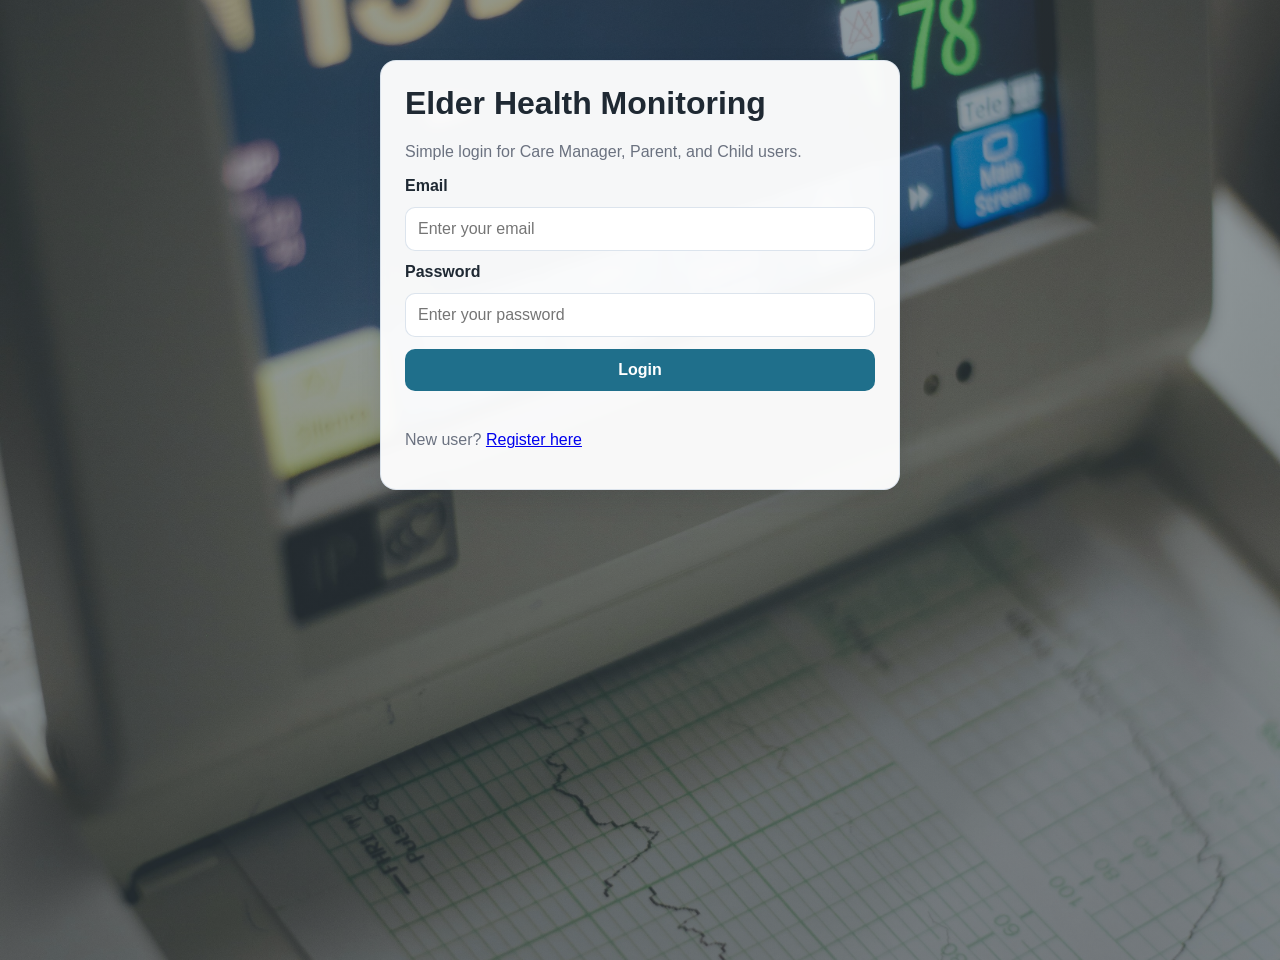
<file: frontend/index.html>
<!--
  This file makes the static site root URL open the login page automatically.
-->
<!DOCTYPE html>
<html lang="en">
<head>
    <meta charset="UTF-8">
    <meta http-equiv="refresh" content="0; url=login.html">
    <meta name="viewport" content="width=device-width, initial-scale=1.0">
    <title>Elder Health Monitoring</title>
</head>
<body>
    Redirecting to login page...
</body>
</html>
</file>
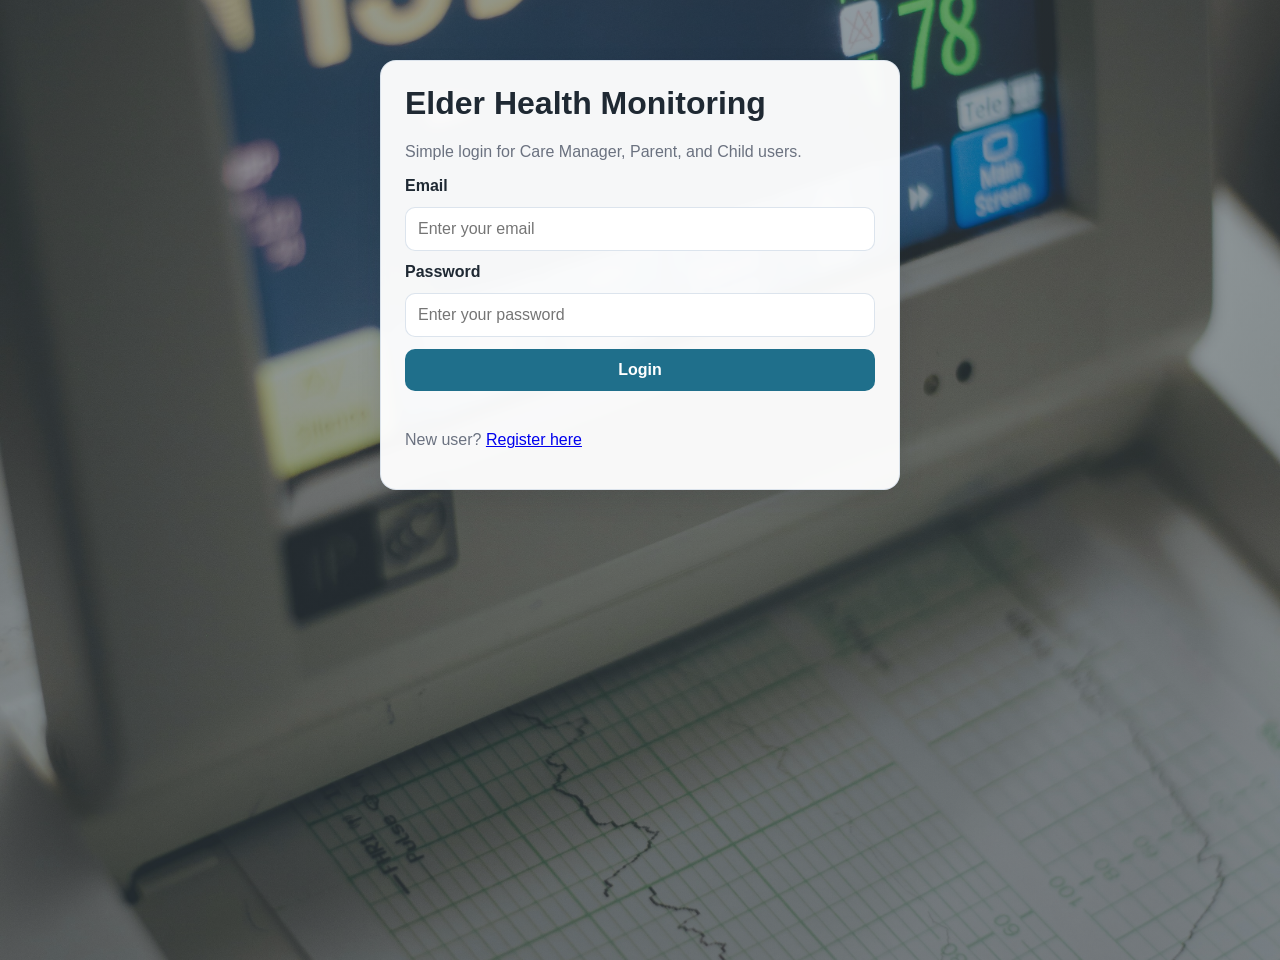
<file: frontend/add_health.html>
<!DOCTYPE html>
<html lang="en">
<head>
    <meta charset="UTF-8">
    <meta name="viewport" content="width=device-width, initial-scale=1.0">
    <title>Add Health Data - Elder Health Monitoring</title>
    <link rel="stylesheet" href="css/style.css">
</head>
<body data-page="add-health">
    <div class="app-shell">
        <header class="top-bar">
            <div>
                <h1>Add Health Data</h1>
                <p class="subtitle">Care Manager can add new health values here.</p>
            </div>
            <button id="logoutButton" class="secondary-btn">Logout</button>
        </header>

        <nav class="nav-links">
            <a href="dashboard.html">Dashboard</a>
            <a href="patient_data.html">Patient Data</a>
            <a href="alerts.html">Alerts</a>
        </nav>

        <section class="card">
            <form id="healthForm" class="form-grid">
                <select id="healthPatientId" required></select>
                <input type="number" id="heartRate" placeholder="Heart rate" required>
                <input type="number" id="oxygenLevel" placeholder="Oxygen level" required>
                <input type="number" id="systolicBp" placeholder="Systolic BP" required>
                <input type="number" id="diastolicBp" placeholder="Diastolic BP" required>
                <textarea id="healthNotes" placeholder="Notes"></textarea>
                <button type="submit">Save Health Record</button>
            </form>

            <p id="healthMessage" class="message-box"></p>
        </section>
    </div>

    <script src="js/auth.js"></script>
    <script src="js/app.js"></script>
</body>
</html>
</file>
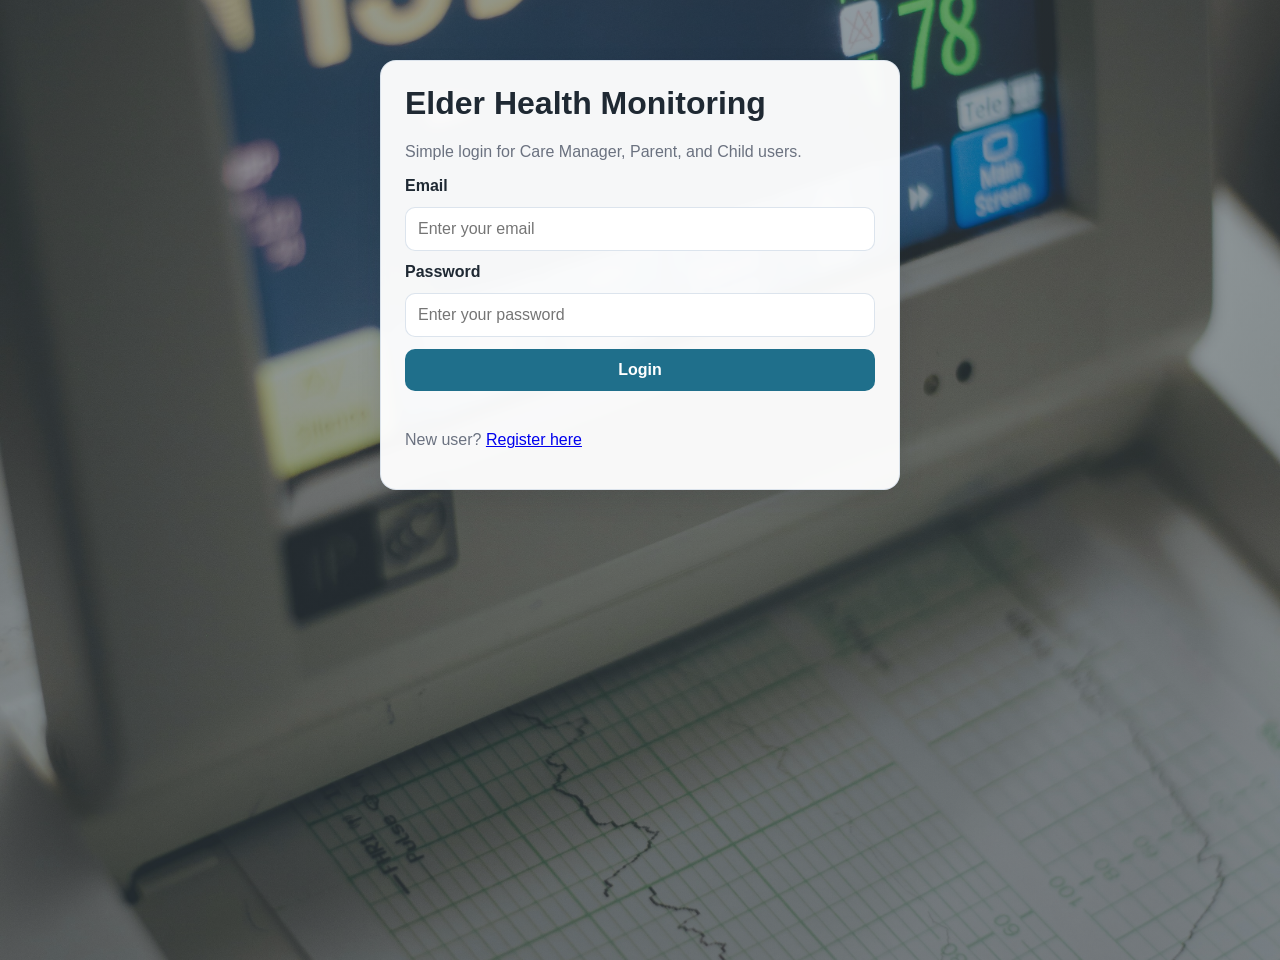
<file: frontend/alerts.html>
<!DOCTYPE html>
<html lang="en">
<head>
    <meta charset="UTF-8">
    <meta name="viewport" content="width=device-width, initial-scale=1.0">
    <title>Alerts - Elder Health Monitoring</title>
    <link rel="stylesheet" href="css/style.css">
</head>
<body data-page="alerts">
    <div class="app-shell">
        <header class="top-bar">
            <div>
                <h1>Alerts</h1>
                <p class="subtitle">Warning, critical, and emergency alerts appear here.</p>
            </div>
            <button id="logoutButton" class="secondary-btn">Logout</button>
        </header>

        <nav class="nav-links">
            <a href="dashboard.html">Dashboard</a>
            <a href="patient_data.html">Patient Data</a>
            <a href="alerts.html">Alerts</a>
        </nav>

        <section class="card">
            <div id="alertList" class="list-box"></div>
        </section>
    </div>

    <script src="js/auth.js"></script>
    <script src="js/app.js"></script>
</body>
</html>
</file>
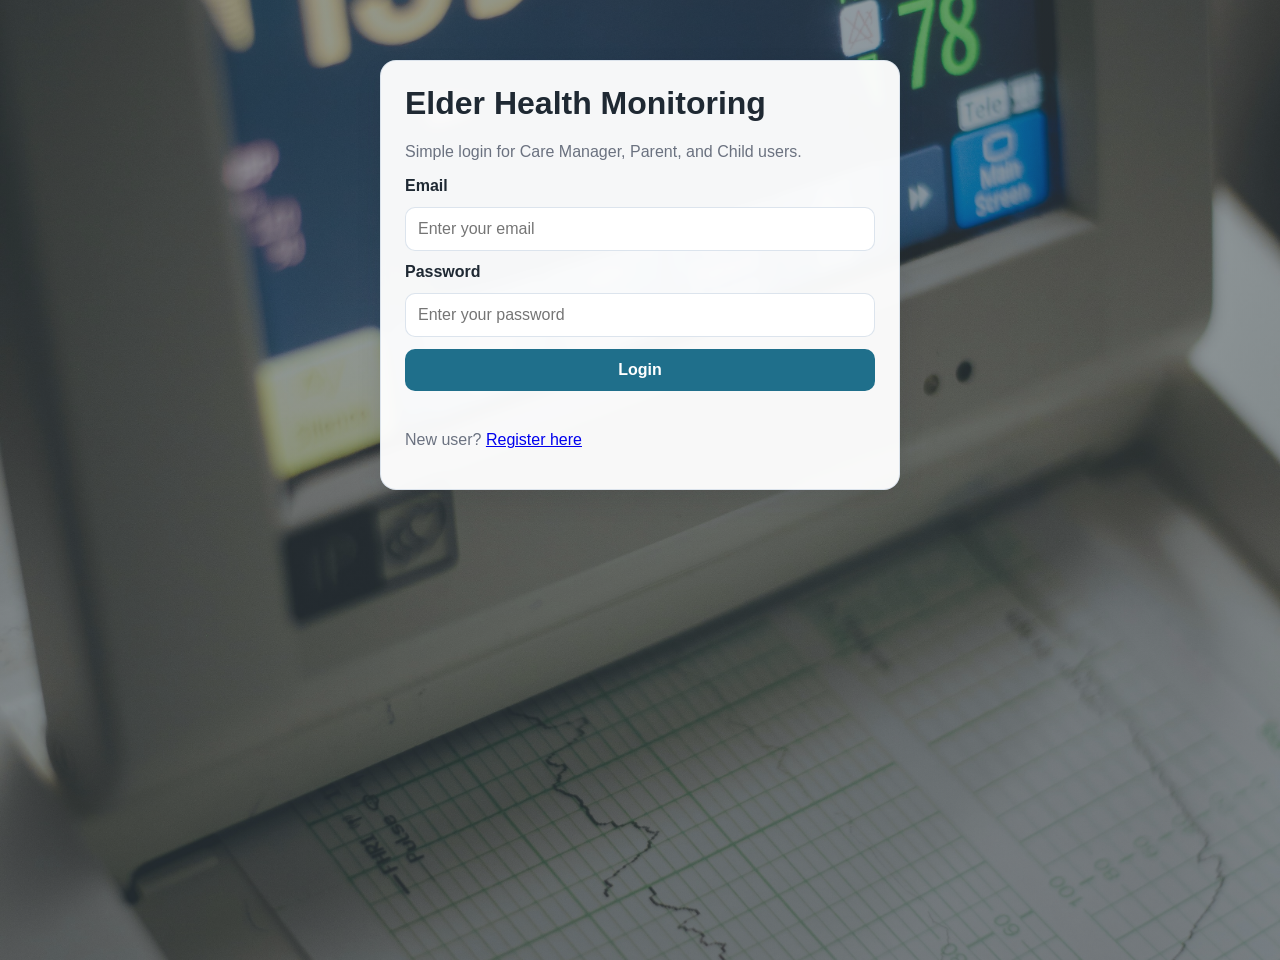
<file: frontend/dashboard.html>
<!DOCTYPE html>
<html lang="en">
<head>
    <meta charset="UTF-8">
    <meta name="viewport" content="width=device-width, initial-scale=1.0">
    <title>Dashboard - Elder Health Monitoring</title>
    <link rel="stylesheet" href="css/style.css">
</head>
<body data-page="dashboard">
    <div class="app-shell">
        <header class="top-bar">
            <div>
                <h1>Dashboard</h1>
                <p id="welcomeText" class="subtitle"></p>
            </div>
            <button id="logoutButton" class="secondary-btn">Logout</button>
        </header>

        <nav class="nav-links">
            <a href="dashboard.html">Dashboard</a>
            <a href="patient_data.html">Patient Data</a>
            <a href="alerts.html">Alerts</a>
            <a href="add_health.html" id="addHealthLink">Add Health Data</a>
            <a href="emergency_button.html" id="emergencyLink">Emergency Button</a>
        </nav>

        <section class="card">
            <h2>Your Role</h2>
            <p id="roleInfo"></p>
        </section>

        <section class="card hidden" id="careManagerActions">
            <h2>Care Manager Actions</h2>
            <p class="subtitle">Use these quick actions to manage patients and add health records.</p>
            <div class="nav-links">
                <a href="add_health.html">Go To Add Health Data</a>
                <a href="alerts.html">View Alerts</a>
                <a href="patient_data.html">View Patient Data</a>
            </div>
        </section>

        <section class="card hidden" id="parentActions">
            <h2>Parent Actions</h2>
            <p class="subtitle">Use these quick actions to check data and send emergency alerts.</p>
            <div class="nav-links">
                <a href="patient_data.html">View Patient Data</a>
                <a href="alerts.html">View Alerts</a>
                <a href="emergency_button.html">Go To Emergency Button</a>
            </div>
        </section>

        <section class="card" id="careManagerPanel">
            <h2>Manage Patients</h2>
            <p class="subtitle">Only Care Managers can add patients from this form.</p>

            <form id="patientForm" class="form-grid">
                <input type="text" id="patientName" placeholder="Patient name" required>
                <input type="number" id="patientAge" placeholder="Age" required>
                <input type="text" id="parentUserCode" placeholder="Parent code like P001" required>
                <input type="text" id="childUserCode" placeholder="Child code like C001 (optional)">
                <button type="submit">Add Patient</button>
            </form>

            <p id="patientFormMessage" class="message-box"></p>
        </section>

        <section class="card">
            <h2>Linked Patients</h2>
            <div id="patientList" class="list-box"></div>
        </section>
    </div>

    <script src="js/auth.js"></script>
    <script src="js/app.js"></script>
</body>
</html>
</file>
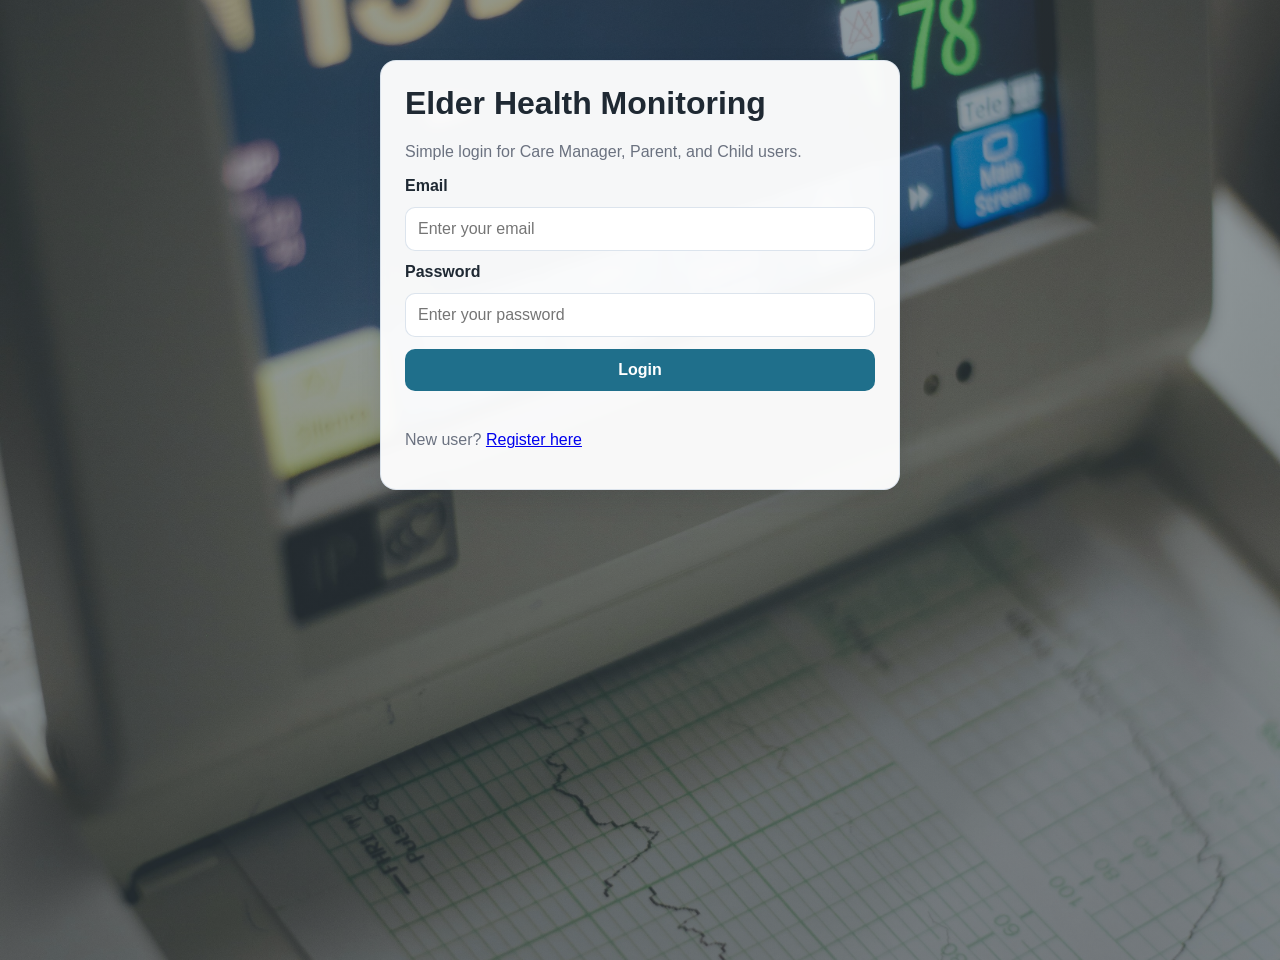
<file: frontend/emergency_button.html>
<!DOCTYPE html>
<html lang="en">
<head>
    <meta charset="UTF-8">
    <meta name="viewport" content="width=device-width, initial-scale=1.0">
    <title>Emergency Button - Elder Health Monitoring</title>
    <link rel="stylesheet" href="css/style.css">
</head>
<body data-page="emergency">
    <div class="app-shell">
        <header class="top-bar">
            <div>
                <h1>Emergency Button</h1>
                <p class="subtitle">Parent can send an emergency alert from this page.</p>
            </div>
            <button id="logoutButton" class="secondary-btn">Logout</button>
        </header>

        <nav class="nav-links">
            <a href="dashboard.html">Dashboard</a>
            <a href="patient_data.html">Patient Data</a>
            <a href="alerts.html">Alerts</a>
            <a href="emergency_button.html">Emergency Button</a>
        </nav>

        <section class="card">
            <form id="emergencyForm" class="form-grid">
                <select id="emergencyPatientId" required></select>
                <textarea id="emergencyMessage" placeholder="Enter emergency message" required></textarea>
                <button type="submit" class="danger-btn">Send Emergency Alert</button>
            </form>

            <p id="emergencyStatus" class="message-box"></p>
        </section>
    </div>

    <script src="js/auth.js"></script>
    <script src="js/app.js"></script>
</body>
</html>
</file>
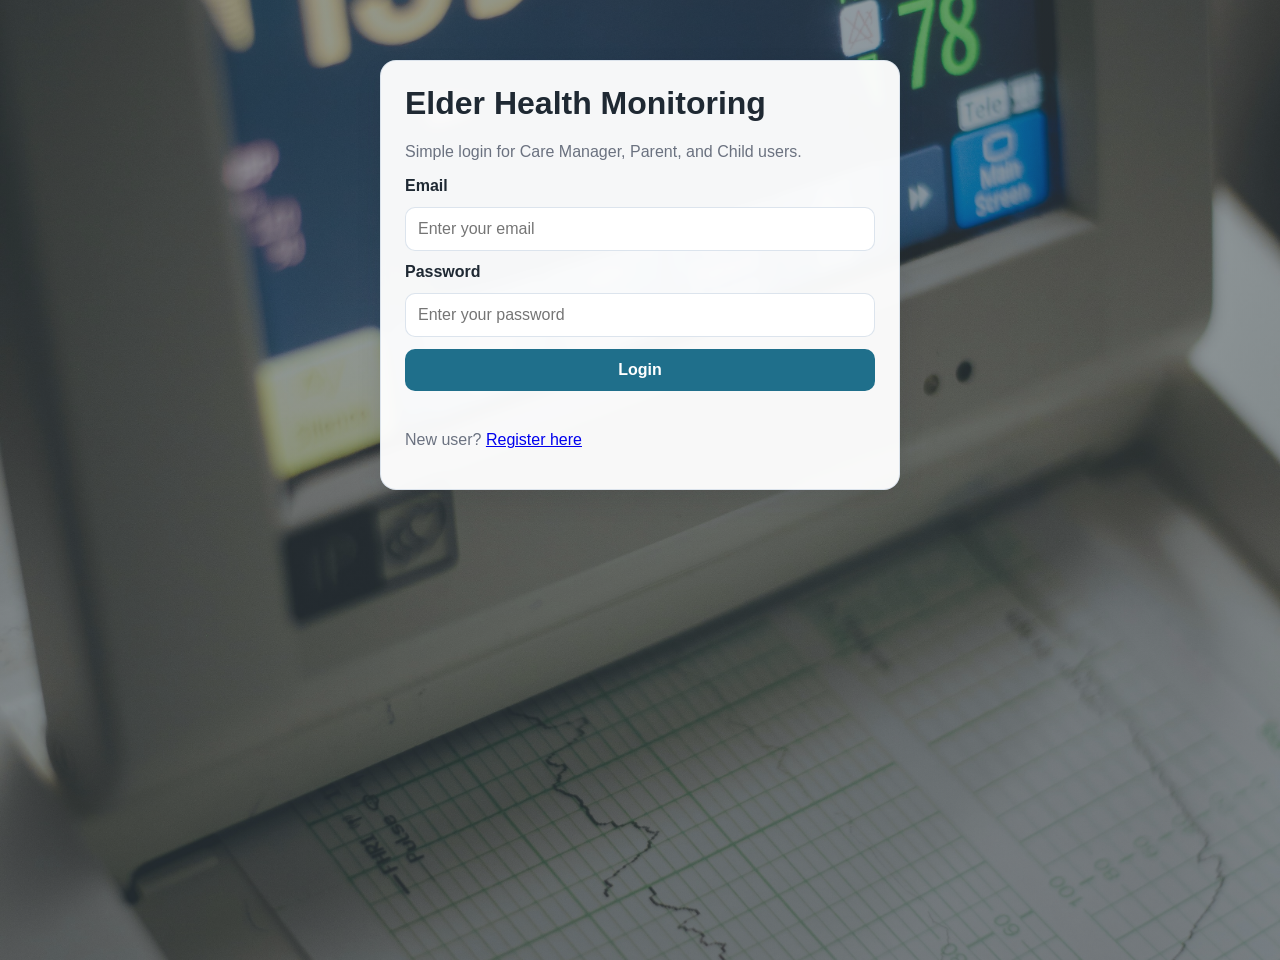
<file: frontend/login.html>
<!DOCTYPE html>
<html lang="en">
<head>
    <meta charset="UTF-8">
    <meta name="viewport" content="width=device-width, initial-scale=1.0">
    <title>Login - Elder Health Monitoring</title>
    <link rel="stylesheet" href="css/style.css">
</head>
<body data-page="login">
    <div class="page-container">
        <div class="card auth-card">
            <h1>Elder Health Monitoring</h1>
            <p class="subtitle">Simple login for Care Manager, Parent, and Child users.</p>

            <form id="loginForm" class="form-card">
                <label for="loginEmail">Email</label>
                <input type="email" id="loginEmail" placeholder="Enter your email" required>

                <label for="loginPassword">Password</label>
                <input type="password" id="loginPassword" placeholder="Enter your password" required>

                <button type="submit">Login</button>
            </form>

            <p id="loginMessage" class="message-box"></p>
            <p class="small-text">New user? <a href="register.html">Register here</a></p>
        </div>
    </div>

    <script src="js/auth.js"></script>
    <script src="js/app.js"></script>
</body>
</html>
</file>
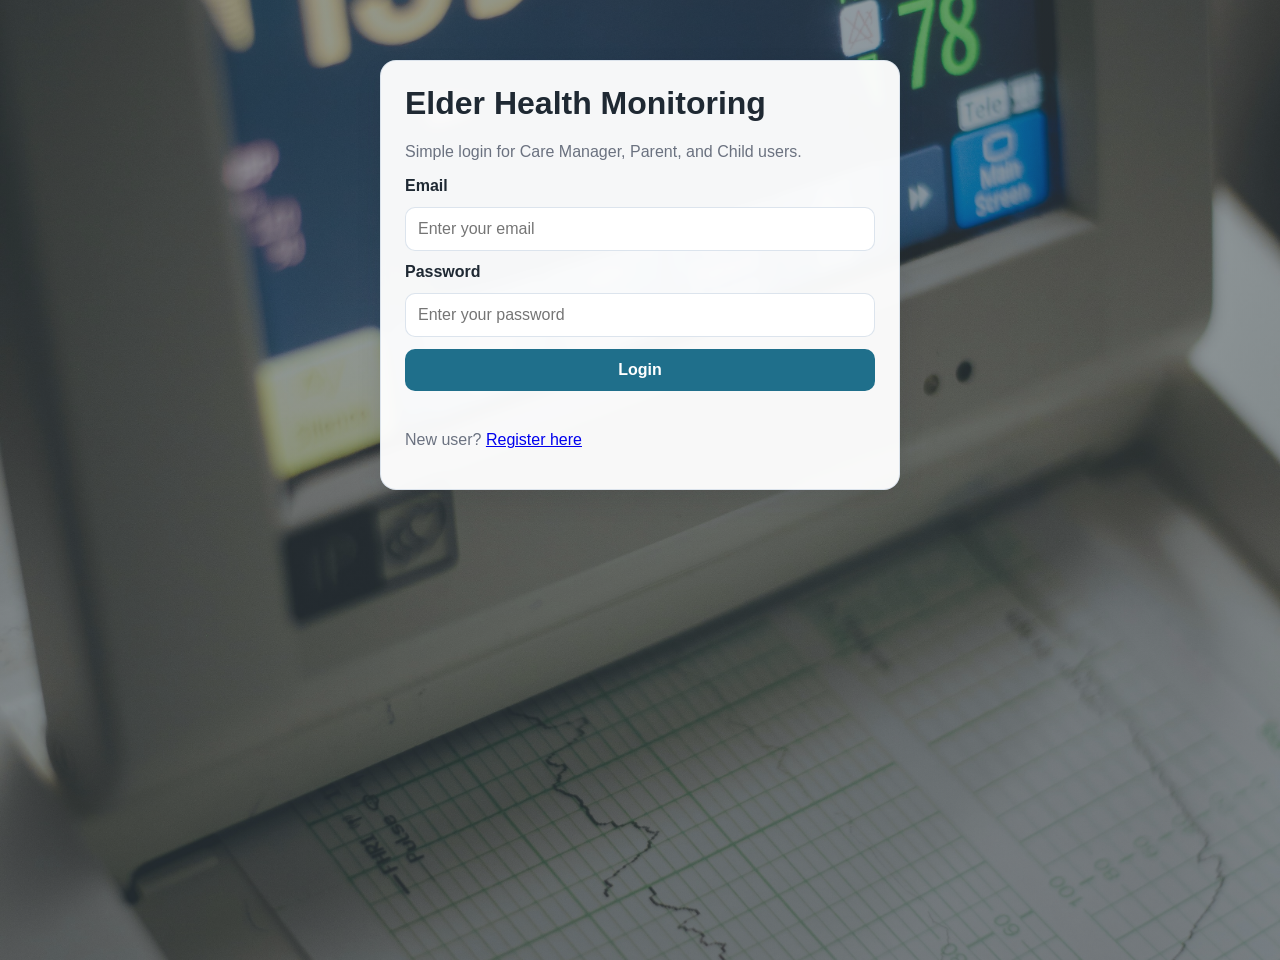
<file: frontend/patient_data.html>
<!DOCTYPE html>
<html lang="en">
<head>
    <meta charset="UTF-8">
    <meta name="viewport" content="width=device-width, initial-scale=1.0">
    <title>Patient Data - Elder Health Monitoring</title>
    <link rel="stylesheet" href="css/style.css">
</head>
<body data-page="patient-data">
    <div class="app-shell">
        <header class="top-bar">
            <div>
                <h1>Patient Data</h1>
                <p class="subtitle">View patient details and health record history.</p>
            </div>
            <button id="logoutButton" class="secondary-btn">Logout</button>
        </header>

        <nav class="nav-links">
            <a href="dashboard.html">Dashboard</a>
            <a href="patient_data.html">Patient Data</a>
            <a href="alerts.html">Alerts</a>
        </nav>

        <section class="card">
            <label for="patientSelect">Select Patient</label>
            <select id="patientSelect"></select>
            <button id="loadPatientButton">Load Patient Data</button>
        </section>

        <section class="card">
            <h2>Patient Details</h2>
            <div id="patientInfo" class="list-box"></div>
        </section>

        <section class="card">
            <h2>Health History</h2>
            <div id="healthHistory" class="list-box"></div>
        </section>
    </div>

    <script src="js/auth.js"></script>
    <script src="js/app.js"></script>
</body>
</html>
</file>
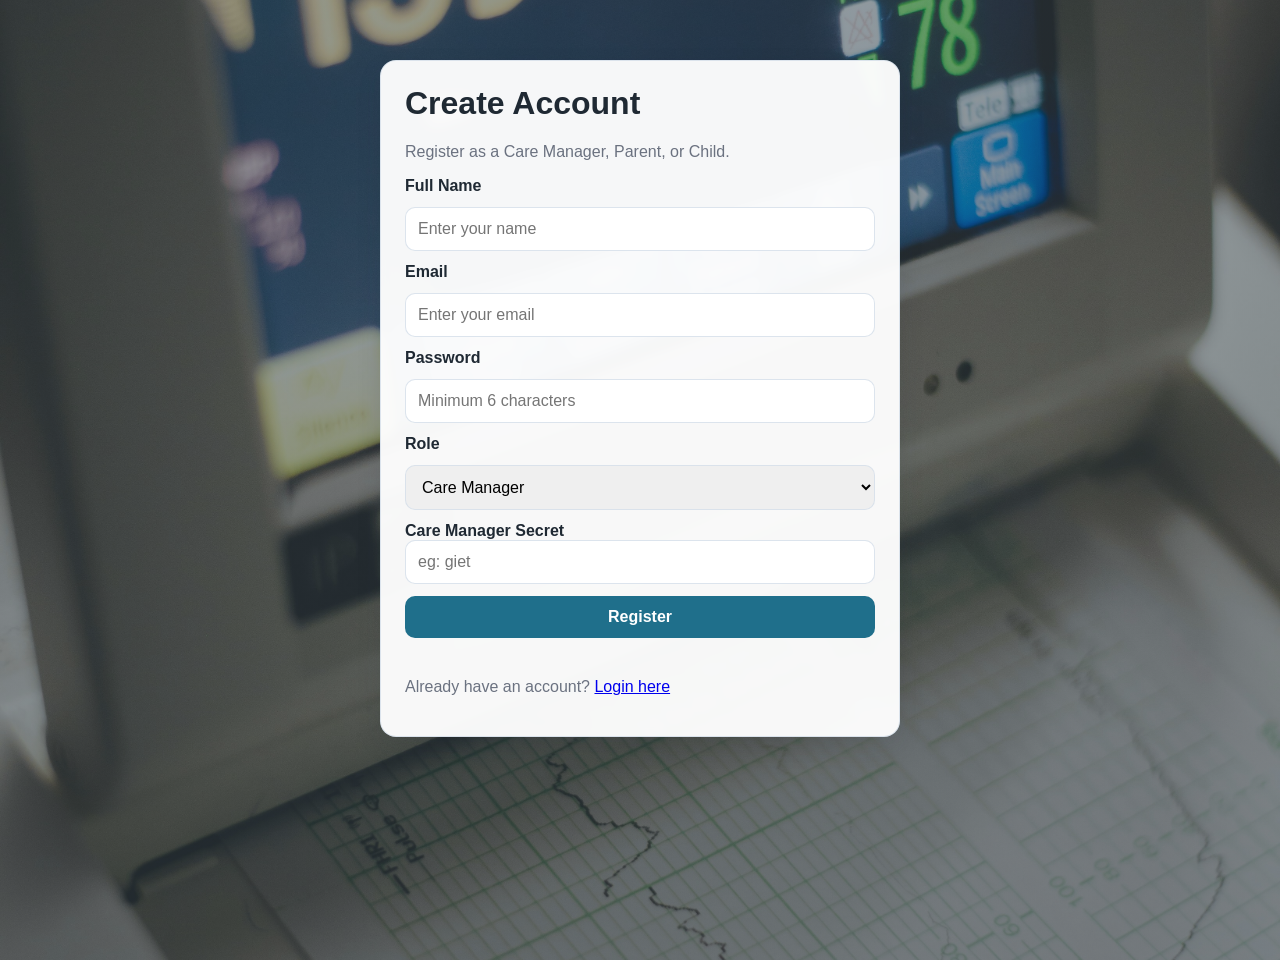
<file: frontend/register.html>
<!DOCTYPE html>
<html lang="en">
<head>
    <meta charset="UTF-8">
    <meta name="viewport" content="width=device-width, initial-scale=1.0">
    <title>Register - Elder Health Monitoring</title>
    <link rel="stylesheet" href="css/style.css">
</head>
<body data-page="register">
    <div class="page-container">
        <div class="card auth-card">
            <h1>Create Account</h1>
            <p class="subtitle">Register as a Care Manager, Parent, or Child.</p>

            <form id="registerForm" class="form-card">
                <label for="registerName">Full Name</label>
                <input type="text" id="registerName" placeholder="Enter your name" required>

                <label for="registerEmail">Email</label>
                <input type="email" id="registerEmail" placeholder="Enter your email" required>

                <label for="registerPassword">Password</label>
                <input type="password" id="registerPassword" placeholder="Minimum 6 characters" required>

                <label for="registerRole">Role</label>
                <select id="registerRole" required>
                    <option value="care_manager">Care Manager</option>
                    <option value="parent">Parent</option>
                    <option value="child">Child</option>
                </select>

                <div id="careManagerSecretGroup">
                    <label for="careManagerSecret">Care Manager Secret</label>
                    <input type="password" id="careManagerSecret" placeholder="eg: giet">
                </div>

                <button type="submit">Register</button>
            </form>

            <p id="registerMessage" class="message-box"></p>
            <p class="small-text">Already have an account? <a href="login.html">Login here</a></p>
        </div>
    </div>

    <script src="js/auth.js"></script>
    <script src="js/app.js"></script>
</body>
</html>
</file>
<file: frontend/css/style.css>
:root {
    --bg-color: #f4f7fb;
    --card-color: rgba(255, 255, 255, 0.94);
    --primary-color: #1f6f8b;
    --primary-dark: #155466;
    --accent-color: #f2a541;
    --danger-color: #c44536;
    --text-color: #1f2933;
    --muted-color: #6b7280;
    --border-color: rgba(217, 226, 236, 0.9);
    --shadow: 0 10px 25px rgba(31, 41, 51, 0.12);
}

* {
    box-sizing: border-box;
}

body {
    margin: 0;
    font-family: "Segoe UI", Tahoma, Geneva, Verdana, sans-serif;
    background:
        radial-gradient(circle at top left, rgba(31, 111, 139, 0.18), transparent 32%),
        radial-gradient(circle at bottom right, rgba(242, 165, 65, 0.18), transparent 28%),
        linear-gradient(180deg, #eef6fb 0%, #f8fbfd 100%);
    color: var(--text-color);
    min-height: 100vh;
}

body[data-page="login"],
body[data-page="register"] {
    background:
        linear-gradient(rgba(18, 33, 43, 0.45), rgba(18, 33, 43, 0.5)),
        url("../assets/login-monitor-bg.jpg") center center / cover no-repeat;
}

h1,
h2,
h3,
p {
    margin-top: 0;
}

.page-container,
.app-shell {
    width: min(1000px, 92%);
    margin: 30px auto;
}

.card,
.auth-card {
    background: var(--card-color);
    border: 1px solid var(--border-color);
    border-radius: 16px;
    box-shadow: var(--shadow);
    padding: 24px;
    margin-bottom: 20px;
    backdrop-filter: blur(4px);
}

.auth-card {
    max-width: 520px;
    margin: 60px auto;
}

body[data-page="login"] .auth-card,
body[data-page="register"] .auth-card {
    background: rgba(255, 255, 255, 0.96);
}

.subtitle,
.small-text {
    color: var(--muted-color);
}

.top-bar {
    display: flex;
    justify-content: space-between;
    align-items: center;
    gap: 16px;
    margin-bottom: 20px;
}

.nav-links {
    display: flex;
    flex-wrap: wrap;
    gap: 12px;
    margin-bottom: 20px;
}

.nav-links a {
    text-decoration: none;
    color: var(--primary-dark);
    background: rgba(229, 243, 248, 0.92);
    padding: 10px 14px;
    border-radius: 10px;
    font-weight: 600;
}

.form-card,
.form-grid {
    display: grid;
    gap: 12px;
}

.form-grid {
    grid-template-columns: repeat(auto-fit, minmax(220px, 1fr));
}

label {
    font-weight: 600;
}

input,
select,
textarea,
button {
    width: 100%;
    padding: 12px;
    border-radius: 10px;
    border: 1px solid var(--border-color);
    font-size: 1rem;
}

textarea {
    min-height: 110px;
    resize: vertical;
}

button {
    background: var(--primary-color);
    color: white;
    font-weight: 700;
    border: none;
    cursor: pointer;
}

button:hover {
    background: var(--primary-dark);
}

.secondary-btn {
    background: #6b7280;
}

.secondary-btn:hover {
    background: #4b5563;
}

.danger-btn {
    background: var(--danger-color);
}

.danger-btn:hover {
    background: #962d22;
}

.message-box {
    min-height: 24px;
    font-weight: 600;
}

.list-box {
    display: grid;
    gap: 12px;
}

.list-item {
    border: 1px solid var(--border-color);
    border-radius: 12px;
    padding: 16px;
    background: rgba(251, 253, 255, 0.94);
}

.badge {
    display: inline-block;
    padding: 4px 10px;
    border-radius: 999px;
    font-size: 0.85rem;
    font-weight: 700;
}

.badge-warning {
    background: #fff4d6;
    color: #8a6116;
}

.badge-critical,
.badge-emergency {
    background: #fde2e1;
    color: #962d22;
}

.hidden {
    display: none !important;
}

@media (max-width: 700px) {
    .top-bar {
        flex-direction: column;
        align-items: stretch;
    }

    .auth-card {
        margin: 30px auto;
    }
}
</file>
